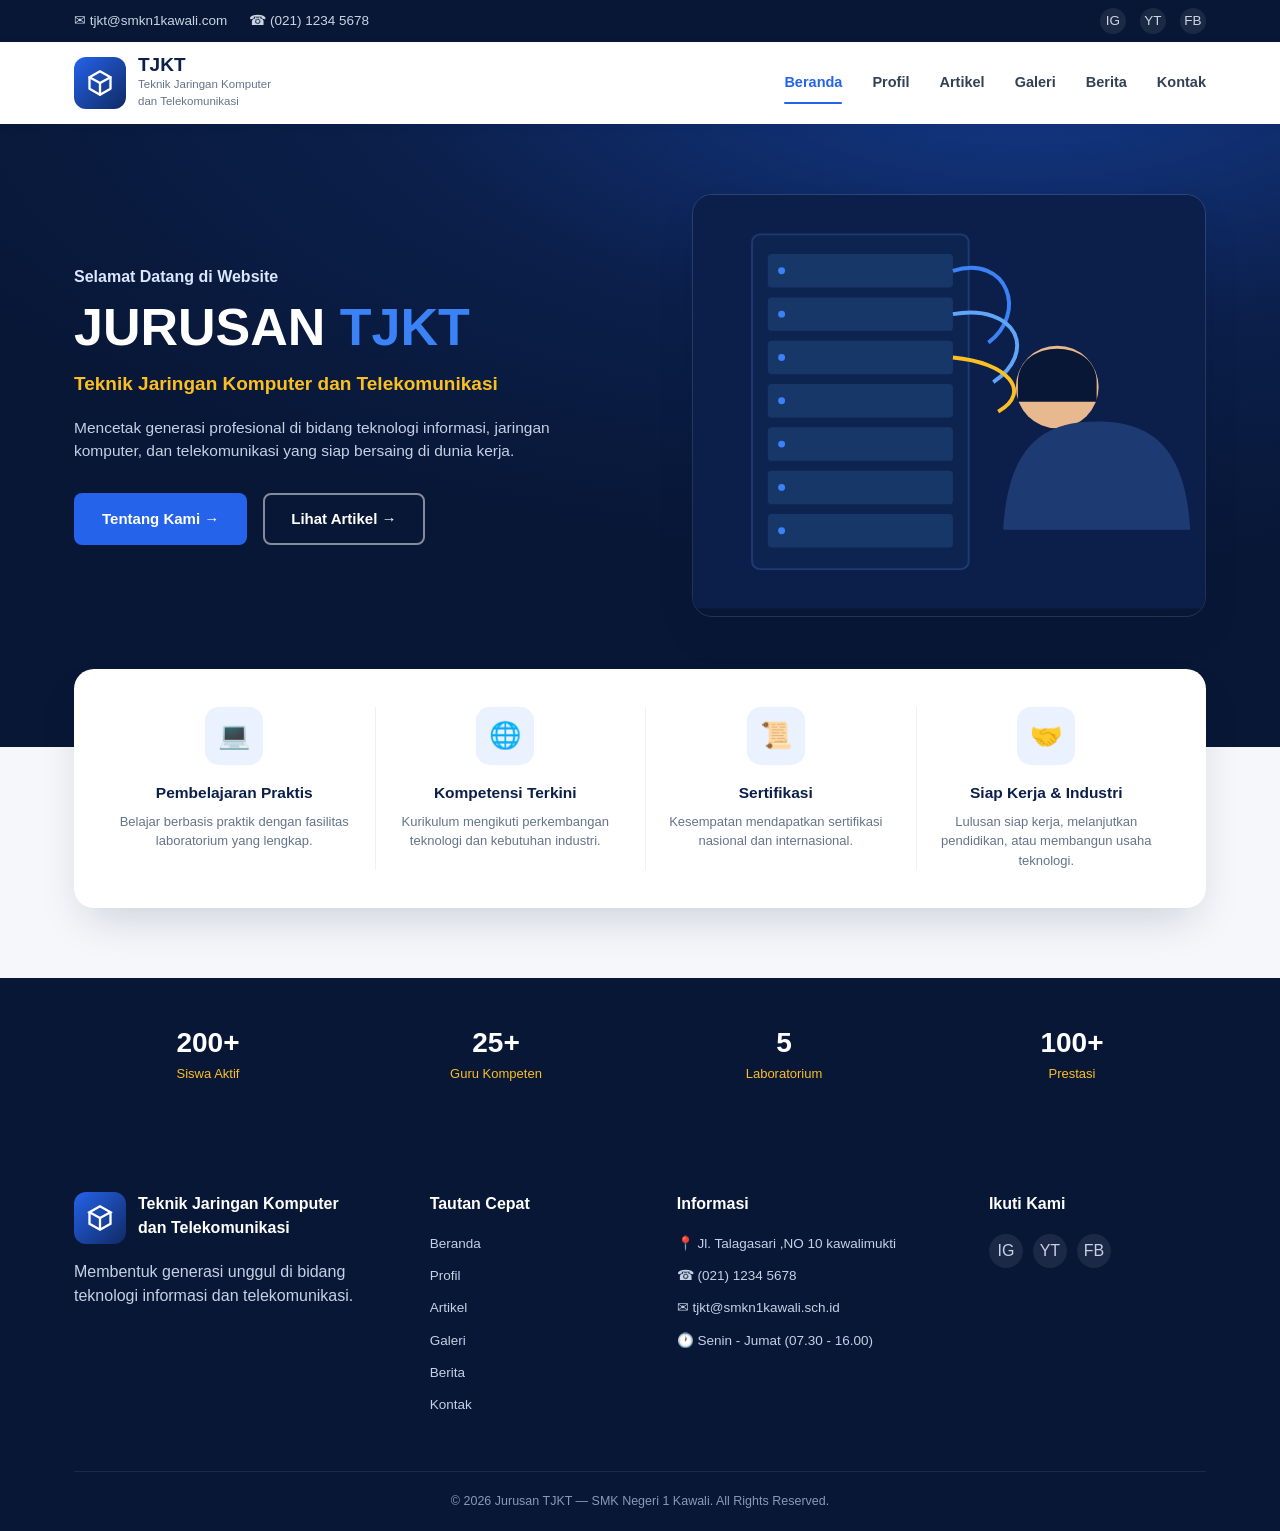
<file: index.html>
<!DOCTYPE html>
<html lang="id">

<head>
  <meta charset="UTF-8">
  <meta name="viewport" content="width=device-width, initial-scale=1.0">

  <title>Jurusan TJKT - SMK Negeri 1 Kawali</title>

  <link rel="stylesheet" href="style.css">
</head>

<body>

<!-- TOPBAR -->
<div class="topbar">

  <div class="container">

    <div class="topbar-left">
      <span>✉ tjkt@smkn1kawali.com</span>
      <span>☎ (021) 1234 5678</span>
    </div>

    <div class="topbar-social">
      <a href="https://www.instagram.com/tkj_k_one/">IG</a>
      <a href="https://www.youtube.com/@tkjsmkn1kawali495">YT</a>
       <a href="https://www.facebook.com/p/TKJ-SMK-Negeri-1-Kawali-100064176391201/">FB</a>
    </div>

  </div>

</div>


<!-- NAVBAR -->
<header class="main-nav">

  <div class="container">

    <a href="index.html" class="brand">

      <div class="brand-logo">
        <svg viewBox="0 0 24 24" fill="none"
          stroke-width="2"
          stroke-linecap="round"
          stroke-linejoin="round">

          <path d="M12 2 3 7l9 5 9-5-9-5z"/>
          <path d="M3 7v10l9 5 9-5V7"/>
          <path d="M12 12v10"/>

        </svg>
      </div>

      <div class="brand-text">

        <div class="title">TJKT</div>

        <div class="sub">
          Teknik Jaringan Komputer<br>
          dan Telekomunikasi
        </div>

      </div>

    </a>


    <nav class="links">

      <a href="index.html" class="nav-link active">
        Beranda
      </a>

      <a href="profil.html" class="nav-link">
        Profil
      </a>

      <a href="artikel.html" class="nav-link">
        Artikel
      </a>

      <a href="galeri.html" class="nav-link">
        Galeri
      </a>

      <a href="berita.html" class="nav-link">
        Berita
      </a>

      <a href="kontak.html" class="nav-link">
        Kontak
      </a>

    </nav>


    

  </div>

</header>


<!-- HERO -->
<section class="hero">

  <div class="container">

    <div class="hero-copy">

      <div class="kicker">
        Selamat Datang di Website
      </div>

      <h1>
        JURUSAN <span>TJKT</span>
      </h1>

      <div class="tagline">
        Teknik Jaringan Komputer dan Telekomunikasi
      </div>

      <p class="desc">
        Mencetak generasi profesional di bidang teknologi
        informasi, jaringan komputer, dan telekomunikasi
        yang siap bersaing di dunia kerja.
      </p>

      <div class="hero-actions">

        <a href="profil.html" class="btn btn-primary">
          Tentang Kami →
        </a>

        <a href="artikel.html" class="btn btn-outline">
          Lihat Artikel →
        </a>

      </div>

    </div>


    <div class="hero-visual">

      <div class="frame">

        <svg viewBox="0 0 520 420"
          xmlns="http://www.w3.org/2000/svg">

          <rect width="520"
            height="420"
            fill="#0b1f4a"/>

          <rect x="60" y="40"
            width="220"
            height="340"
            rx="8"
            fill="#0e2450"
            stroke="#1e3a72"
            stroke-width="2"/>

          <g fill="#173768">

            <rect x="76" y="60"
              width="188"
              height="34"
              rx="4"/>

            <rect x="76" y="104"
              width="188"
              height="34"
              rx="4"/>

            <rect x="76" y="148"
              width="188"
              height="34"
              rx="4"/>

            <rect x="76" y="192"
              width="188"
              height="34"
              rx="4"/>

            <rect x="76" y="236"
              width="188"
              height="34"
              rx="4"/>

            <rect x="76" y="280"
              width="188"
              height="34"
              rx="4"/>

            <rect x="76" y="324"
              width="188"
              height="34"
              rx="4"/>

          </g>

          <g fill="#3b82f6">

            <circle cx="90" cy="77" r="3.5"/>
            <circle cx="90" cy="121" r="3.5"/>
            <circle cx="90" cy="165" r="3.5"/>
            <circle cx="90" cy="209" r="3.5"/>
            <circle cx="90" cy="253" r="3.5"/>
            <circle cx="90" cy="297" r="3.5"/>
            <circle cx="90" cy="341" r="3.5"/>

          </g>

          <path d="M264 77 C320 60 340 120 300 150"
            stroke="#3b82f6"
            stroke-width="4"
            fill="none"/>

          <path d="M264 121 C330 110 350 160 305 190"
            stroke="#60a5fa"
            stroke-width="4"
            fill="none"/>

          <path d="M264 165 C320 170 345 200 310 220"
            stroke="#fbbf24"
            stroke-width="4"
            fill="none"/>

          <circle cx="370"
            cy="195"
            r="42"
            fill="#e8b98f"/>

          <path d="M330 190c0-45 80-45 80 0v20h-80z"
            fill="#081736"/>

          <path d="M315 340c5-85 40-110 95-110s90 25 95 110z"
            fill="#1e3a72"/>

        </svg>

      </div>

    </div>

  </div>

</section>


<!-- FEATURES -->
<div class="container features-float">

  <div class="features-card">

    <div class="feature-item">

      <div class="feature-icon">💻</div>

      <h3>Pembelajaran Praktis</h3>

      <p>
        Belajar berbasis praktik dengan fasilitas
        laboratorium yang lengkap.
      </p>

    </div>


    <div class="feature-item">

      <div class="feature-icon">🌐</div>

      <h3>Kompetensi Terkini</h3>

      <p>
        Kurikulum mengikuti perkembangan teknologi
        dan kebutuhan industri.
      </p>

    </div>


    <div class="feature-item">

      <div class="feature-icon">📜</div>

      <h3>Sertifikasi</h3>

      <p>
        Kesempatan mendapatkan sertifikasi
        nasional dan internasional.
      </p>

    </div>


    <div class="feature-item">

      <div class="feature-icon">🤝</div>

      <h3>Siap Kerja & Industri</h3>

      <p>
        Lulusan siap kerja, melanjutkan pendidikan,
        atau membangun usaha teknologi.
      </p>

    </div>

  </div>

</div>


<!-- STATISTIK -->
<section class="stats">

  <div class="container">

    <div class="stat-item">
      <div>
        <div class="stat-num">200+</div>
        <div class="stat-label">Siswa Aktif</div>
      </div>
    </div>

    <div class="stat-item">
      <div>
        <div class="stat-num">25+</div>
        <div class="stat-label">Guru Kompeten</div>
      </div>
    </div>

    <div class="stat-item">
      <div>
        <div class="stat-num">5</div>
        <div class="stat-label">Laboratorium</div>
      </div>
    </div>

    <div class="stat-item">
      <div>
        <div class="stat-num">100+</div>
        <div class="stat-label">Prestasi</div>
      </div>
    </div>

  </div>

</section>


<!-- FOOTER -->
<footer>

  <div class="container">

    <div class="footer-grid">

      <div>

        <div class="footer-brand">

          <div class="brand-logo">
            <svg viewBox="0 0 24 24"
              fill="none"
              stroke="#fff"
              stroke-width="2">

              <path d="M12 2 3 7l9 5 9-5-9-5z"/>
              <path d="M3 7v10l9 5 9-5V7"/>
              <path d="M12 12v10"/>

            </svg>
          </div>

          <div class="title">
            Teknik Jaringan Komputer<br>
            dan Telekomunikasi
          </div>

        </div>

        <p>
          Membentuk generasi unggul di bidang teknologi
          informasi dan telekomunikasi.
        </p>

      </div>


      <div class="footer-col">

        <h4>Tautan Cepat</h4>

        <ul>

          <li><a href="index.html">Beranda</a></li>
          <li><a href="profil.html">Profil</a></li>
          <li><a href="artikel.html">Artikel</a></li>
          <li><a href="galeri.html">Galeri</a></li>
          <li><a href="berita.html">Berita</a></li>
          <li><a href="kontak.html">Kontak</a></li>

        </ul>

      </div>


      <div class="footer-col">

        <h4>Informasi</h4>

        <ul>

          <li>📍 Jl. Talagasari ,NO 10 kawalimukti</li>
          <li>☎ (021) 1234 5678</li>
          <li>✉ tjkt@smkn1kawali.sch.id</li>
          <li>🕐 Senin - Jumat (07.30 - 16.00)</li>

        </ul>

      </div>


      <div class="footer-col">

        <h4>Ikuti Kami</h4>

        <div class="footer-social">

          <a href="https://www.instagram.com/tkj_k_one/">IG</a>
          <a href="https://www.youtube.com/@tkjsmkn1kawali495">YT</a>
          <a href="https://www.facebook.com/p/TKJ-SMK-Negeri-1-Kawali-100064176391201/">FB</a>

        </div>

      </div>

    </div>


    <div class="footer-bottom">

      © 2026 Jurusan TJKT —
      SMK Negeri 1 Kawali.
      All Rights Reserved.

    </div>

  </div>

</footer>


<script>

const toggle = document.querySelector('.menu-toggle');
const nav = document.querySelector('nav.links');

toggle.addEventListener('click', () => {

  if (nav.style.display === 'flex') {

    nav.style.display = 'none';

  } else {

    nav.style.display = 'flex';
    nav.style.flexDirection = 'column';
    nav.style.position = 'absolute';
    nav.style.top = '82px';
    nav.style.left = '0';
    nav.style.right = '0';
    nav.style.background = '#fff';
    nav.style.padding = '20px 24px';
    nav.style.boxShadow =
      '0 10px 20px rgba(8,23,54,.1)';
    nav.style.gap = '18px';

  }

});

</script>

</body>
</html>
</file>
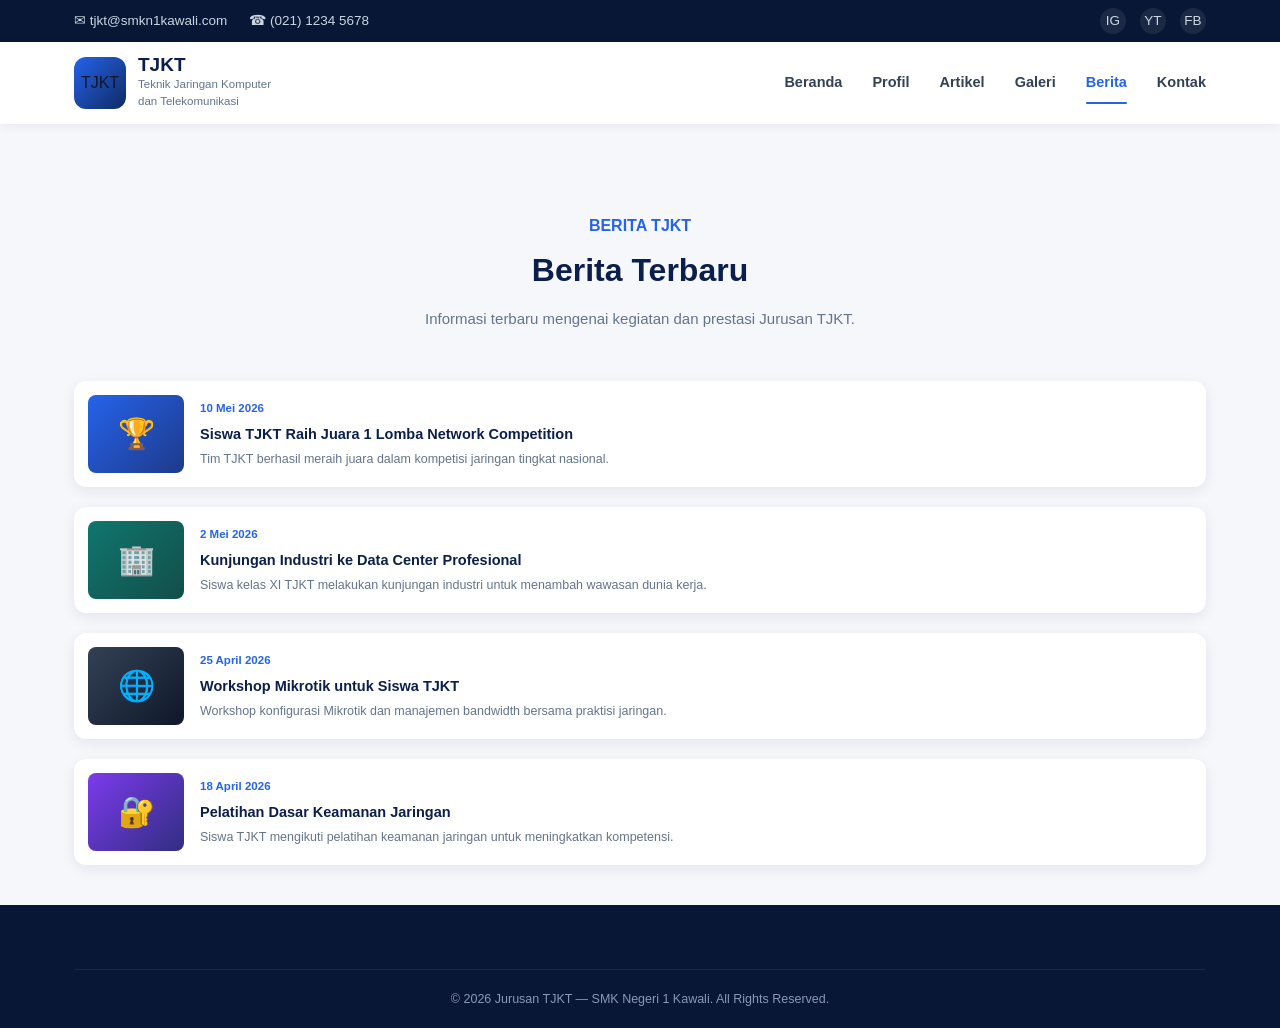
<file: berita.html>
<!DOCTYPE html>
<html lang="id">

<head>

  <meta charset="UTF-8">
  <meta name="viewport" content="width=device-width, initial-scale=1.0">

  <title>Berita TJKT - SMK Negeri 1 Kawali</title>

  <link rel="stylesheet" href="style.css">

</head>

<body>

<div class="topbar">

  <div class="container">

    <div class="topbar-left">

      <span>✉ tjkt@smkn1kawali.com</span>
      <span>☎ (021) 1234 5678</span>

    </div>

    <div class="topbar-social">

       <a href="https://www.instagram.com/tkj_k_one/">IG</a>
      <a href="https://www.youtube.com/@tkjsmkn1kawali495">YT</a>
       <a href="https://www.facebook.com/p/TKJ-SMK-Negeri-1-Kawali-100064176391201/">FB</a>

    </div>

  </div>

</div>


<header class="main-nav">

  <div class="container">

    <a href="index.html" class="brand">

      <div class="brand-logo">
        TJKT
      </div>

      <div class="brand-text">

        <div class="title">
          TJKT
        </div>

        <div class="sub">
          Teknik Jaringan Komputer<br>
          dan Telekomunikasi
        </div>

      </div>

    </a>


    <nav class="links">

      <a href="index.html" class="nav-link">
        Beranda
      </a>

      <a href="profil.html" class="nav-link">
        Profil
      </a>

      <a href="artikel.html" class="nav-link">
        Artikel
      </a>

      <a href="galeri.html" class="nav-link">
        Galeri
      </a>

      <a href="berita.html" class="nav-link active">
        Berita
      </a>

      <a href="kontak.html" class="nav-link">
        Kontak
      </a>

    </nav>


    

  </div>

</header>


<section class="section">

  <div class="container">

    <div class="section-head">

      <span class="eyebrow">
        BERITA TJKT
      </span>

      <h2>
        Berita Terbaru
      </h2>

      <p>
        Informasi terbaru mengenai kegiatan dan prestasi
        Jurusan TJKT.
      </p>

    </div>


    <div class="news-list">


      <div class="news-item">

        <div class="news-thumb article-blue">
          🏆
        </div>

        <div>

          <span class="news-date">
            10 Mei 2026
          </span>

          <h4>
            Siswa TJKT Raih Juara 1 Lomba Network Competition
          </h4>

          <p>
            Tim TJKT berhasil meraih juara dalam kompetisi
            jaringan tingkat nasional.
          </p>

        </div>

      </div>


      <div class="news-item">

        <div class="news-thumb article-green">
          🏢
        </div>

        <div>

          <span class="news-date">
            2 Mei 2026
          </span>

          <h4>
            Kunjungan Industri ke Data Center Profesional
          </h4>

          <p>
            Siswa kelas XI TJKT melakukan kunjungan industri
            untuk menambah wawasan dunia kerja.
          </p>

        </div>

      </div>


      <div class="news-item">

        <div class="news-thumb article-dark">
          🌐
        </div>

        <div>

          <span class="news-date">
            25 April 2026
          </span>

          <h4>
            Workshop Mikrotik untuk Siswa TJKT
          </h4>

          <p>
            Workshop konfigurasi Mikrotik dan manajemen
            bandwidth bersama praktisi jaringan.
          </p>

        </div>

      </div>


      <div class="news-item">

        <div class="news-thumb article-purple">
          🔐
        </div>

        <div>

          <span class="news-date">
            18 April 2026
          </span>

          <h4>
            Pelatihan Dasar Keamanan Jaringan
          </h4>

          <p>
            Siswa TJKT mengikuti pelatihan keamanan jaringan
            untuk meningkatkan kompetensi.
          </p>

        </div>

      </div>


    </div>

  </div>

</section>


<footer>

  <div class="container">

    <div class="footer-bottom">

      © 2026 Jurusan TJKT —
      SMK Negeri 1 Kawali.
      All Rights Reserved.

    </div>

  </div>

</footer>


<script>

const toggle = document.querySelector('.menu-toggle');
const nav = document.querySelector('nav.links');

toggle.addEventListener('click', () => {

  nav.style.display =
    nav.style.display === 'flex'
      ? 'none'
      : 'flex';

  nav.style.flexDirection = 'column';
  nav.style.position = 'absolute';
  nav.style.top = '82px';
  nav.style.left = '0';
  nav.style.right = '0';
  nav.style.background = '#fff';
  nav.style.padding = '20px 24px';
  nav.style.gap = '18px';

});

</script>

</body>
</html>
</file>
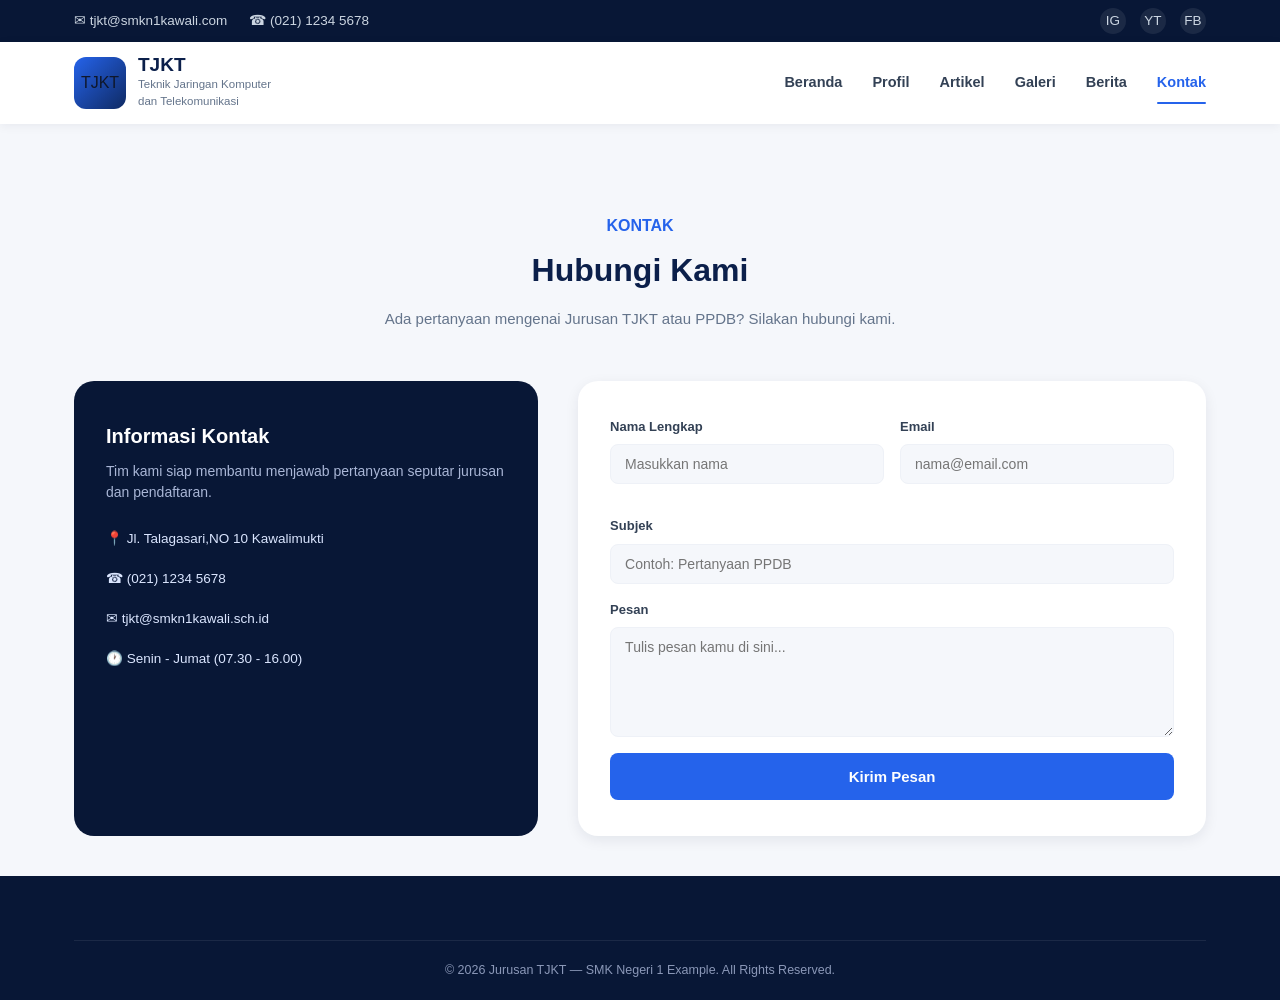
<file: kontak.html>
<!DOCTYPE html>
<html lang="id">

<head>

  <meta charset="UTF-8">
  <meta name="viewport" content="width=device-width, initial-scale=1.0">

  <title>Kontak TJKT - SMK Negeri 1 Kawali</title>

  <link rel="stylesheet" href="style.css">

</head>

<body>


<div class="topbar">

  <div class="container">

    <div class="topbar-left">

      <span>✉ tjkt@smkn1kawali.com</span>
      <span>☎ (021) 1234 5678</span>

    </div>

    <div class="topbar-social">

      <a href="https://www.instagram.com/tkj_k_one/">IG</a>
      <a href="https://www.youtube.com/@tkjsmkn1kawali495">YT</a>
       <a href="https://www.facebook.com/p/TKJ-SMK-Negeri-1-Kawali-100064176391201/">FB</a>

    </div>

  </div>

</div>


<header class="main-nav">

  <div class="container">

    <a href="index.html" class="brand">

      <div class="brand-logo">
        TJKT
      </div>

      <div class="brand-text">

        <div class="title">
          TJKT
        </div>

        <div class="sub">
          Teknik Jaringan Komputer<br>
          dan Telekomunikasi
        </div>

      </div>

    </a>


    <nav class="links">

      <a href="index.html" class="nav-link">
        Beranda
      </a>

      <a href="profil.html" class="nav-link">
        Profil
      </a>

      <a href="artikel.html" class="nav-link">
        Artikel
      </a>

      <a href="galeri.html" class="nav-link">
        Galeri
      </a>

      <a href="berita.html" class="nav-link">
        Berita
      </a>

      <a href="kontak.html" class="nav-link active">
        Kontak
      </a>

    </nav>


  

  </div>

</header>


<section class="section">

  <div class="container">

    <div class="section-head">

      <span class="eyebrow">
        KONTAK
      </span>

      <h2>
        Hubungi Kami
      </h2>

      <p>
        Ada pertanyaan mengenai Jurusan TJKT atau PPDB?
        Silakan hubungi kami.
      </p>

    </div>


    <div class="contact-wrap">


      <div class="contact-info-card">

        <h3>
          Informasi Kontak
        </h3>

        <p>
          Tim kami siap membantu menjawab pertanyaan
          seputar jurusan dan pendaftaran.
        </p>


        <ul>

          <li>
            📍 Jl. Talagasari,NO 10 Kawalimukti
          </li>

          <li>
            ☎ (021) 1234 5678
          </li>

          <li>
            ✉ tjkt@smkn1kawali.sch.id
          </li>

          <li>
            🕐 Senin - Jumat (07.30 - 16.00)
          </li>

        </ul>

      </div>


      <form class="contact-form" id="contactForm">

        <div class="form-row">

          <div class="form-group">

            <label for="name">
              Nama Lengkap
            </label>

            <input
              type="text"
              id="name"
              placeholder="Masukkan nama"
              required>

          </div>


          <div class="form-group">

            <label for="email">
              Email
            </label>

            <input
              type="email"
              id="email"
              placeholder="nama@email.com"
              required>

          </div>

        </div>


        <div class="form-group">

          <label for="subject">
            Subjek
          </label>

          <input
            type="text"
            id="subject"
            placeholder="Contoh: Pertanyaan PPDB">

        </div>


        <div class="form-group">

          <label for="message">
            Pesan
          </label>

          <textarea
            id="message"
            placeholder="Tulis pesan kamu di sini..."
            required></textarea>

        </div>


        <button
          type="submit"
          class="btn btn-primary">

          Kirim Pesan

        </button>

      </form>

    </div>

  </div>

</section>


<footer>

  <div class="container">

    <div class="footer-bottom">

      © 2026 Jurusan TJKT —
      SMK Negeri 1 Example.
      All Rights Reserved.

    </div>

  </div>

</footer>


<script>

const form =
  document.getElementById('contactForm');

form.addEventListener('submit', function(e) {

  e.preventDefault();

  const name =
    document.getElementById('name').value.trim();

  alert(
    'Terima kasih, ' +
    name +
    '! Pesan kamu sudah kami terima.'
  );

  form.reset();

});


const toggle =
  document.querySelector('.menu-toggle');

const nav =
  document.querySelector('nav.links');

toggle.addEventListener('click', () => {

  nav.style.display =
    nav.style.display === 'flex'
      ? 'none'
      : 'flex';

  nav.style.flexDirection = 'column';
  nav.style.position = 'absolute';
  nav.style.top = '82px';
  nav.style.left = '0';
  nav.style.right = '0';
  nav.style.background = '#fff';
  nav.style.padding = '20px 24px';
  nav.style.gap = '18px';

});

</script>

</body>
</html>
</file>
<file: style.css>
:root {
  --navy-950: #081736;
  --navy-900: #0b1f4a;
  --navy-800: #0f2a63;
  --blue-600: #1a56db;
  --blue-500: #2563eb;
  --blue-400: #3b82f6;
  --yellow-400: #fbbf24;
  --gray-50: #f5f7fb;
  --gray-100: #eef1f7;
  --gray-500: #64748b;
  --gray-700: #334155;
  --gray-900: #0f172a;
  --radius: 14px;
  --shadow-lg: 0 20px 45px -12px rgba(8, 23, 54, .18);
  --shadow-sm: 0 4px 14px rgba(8, 23, 54, .08);
}

* {
  box-sizing: border-box;
  margin: 0;
  padding: 0;
}

html {
  scroll-behavior: smooth;
}

body {
  font-family: 'Segoe UI', Arial, sans-serif;
  color: var(--gray-900);
  background: var(--gray-50);
  line-height: 1.5;
}

img {
  max-width: 100%;
  display: block;
}

a {
  text-decoration: none;
  color: inherit;
}

ul {
  list-style: none;
}

.container {
  max-width: 1180px;
  margin: auto;
  padding: 0 24px;
}

section[id] {
  scroll-margin-top: 96px;
}

/* BUTTON */

.btn {
  display: inline-flex;
  align-items: center;
  justify-content: center;
  gap: 8px;
  padding: 13px 26px;
  border-radius: 8px;
  font-weight: 600;
  font-size: 15px;
  border: 2px solid transparent;
  cursor: pointer;
  transition: .2s ease;
}

.btn-primary {
  background: var(--blue-500);
  color: white;
}

.btn-primary:hover {
  background: var(--blue-600);
  transform: translateY(-1px);
}

.btn-outline {
  border-color: rgba(255,255,255,.5);
  color: white;
}

.btn-outline:hover {
  background: rgba(255,255,255,.1);
  border-color: white;
}

.eyebrow {
  color: var(--blue-500);
  font-weight: 700;
}

/* TOPBAR */

.topbar {
  background: var(--navy-950);
  color: #cbd5e1;
  font-size: 13.5px;
}

.topbar .container {
  display: flex;
  justify-content: space-between;
  align-items: center;
  height: 42px;
}

.topbar-left {
  display: flex;
  gap: 22px;
}

.topbar-left span {
  display: flex;
  align-items: center;
  gap: 6px;
}

.topbar-social {
  display: flex;
  gap: 14px;
}

.topbar-social a {
  width: 26px;
  height: 26px;
  border-radius: 50%;
  background: rgba(255,255,255,.08);
  display: flex;
  align-items: center;
  justify-content: center;
  transition: .2s;
}

.topbar-social a:hover {
  background: var(--blue-500);
}

/* NAVBAR */

header.main-nav {
  background: white;
  box-shadow: 0 2px 10px rgba(8,23,54,.06);
  position: sticky;
  top: 0;
  z-index: 100;
}

header.main-nav .container {
  display: flex;
  align-items: center;
  justify-content: space-between;
  height: 82px;
}

.brand {
  display: flex;
  align-items: center;
  gap: 12px;
}

.brand-logo {
  width: 52px;
  height: 52px;
  border-radius: 12px;
  background: linear-gradient(
    135deg,
    var(--blue-500),
    var(--navy-800)
  );
  display: flex;
  align-items: center;
  justify-content: center;
  flex-shrink: 0;
}

.brand-logo svg {
  width: 28px;
  height: 28px;
  stroke: white;
}

.brand-text .title {
  font-weight: 800;
  font-size: 19px;
  color: var(--navy-900);
  line-height: 1.1;
}

.brand-text .sub {
  font-size: 11.5px;
  color: var(--gray-500);
}

nav.links {
  display: flex;
  align-items: center;
  gap: 30px;
}

nav.links a.nav-link {
  font-weight: 600;
  font-size: 14.5px;
  color: var(--gray-700);
  position: relative;
  padding: 6px 0;
}

nav.links a.nav-link.active,
nav.links a.nav-link:hover {
  color: var(--blue-500);
}

nav.links a.nav-link.active::after {
  content: '';
  position: absolute;
  left: 0;
  right: 0;
  bottom: -4px;
  height: 2px;
  background: var(--blue-500);
  border-radius: 2px;
}

.nav-right {
  display: flex;
  align-items: center;
  gap: 26px;
}

.menu-toggle {
  display: none;
  flex-direction: column;
  gap: 5px;
  cursor: pointer;
  background: none;
  border: none;
}

.menu-toggle span {
  width: 26px;
  height: 2.5px;
  background: var(--navy-900);
}

/* HERO */

.hero {
  position: relative;
  overflow: hidden;
  background: radial-gradient(
    1200px 500px at 80% -10%,
    #143a8c 0%,
    var(--navy-900) 55%,
    var(--navy-950) 100%
  );
  padding: 70px 0 130px;
}

.hero .container {
  position: relative;
  display: grid;
  grid-template-columns: 1.05fr .95fr;
  gap: 50px;
  align-items: center;
}

.hero-copy .kicker {
  color: #dbe6ff;
  font-weight: 600;
  font-size: 16px;
  margin-bottom: 10px;
}

.hero-copy h1 {
  font-size: 52px;
  font-weight: 900;
  color: white;
  line-height: 1.08;
}

.hero-copy h1 span {
  color: var(--blue-400);
}

.hero-copy .tagline {
  color: var(--yellow-400);
  font-weight: 700;
  font-size: 19px;
  margin: 14px 0 18px;
}

.hero-copy .desc {
  color: #c6d0e6;
  font-size: 15.5px;
  max-width: 480px;
  margin-bottom: 30px;
}

.hero-actions {
  display: flex;
  gap: 16px;
  flex-wrap: wrap;
}

.hero-visual .frame {
  border-radius: 20px;
  overflow: hidden;
  box-shadow: var(--shadow-lg);
  border: 1px solid rgba(255,255,255,.12);
}

.hero-visual svg {
  width: 100%;
}

/* FEATURES */

.features-float {
  position: relative;
  z-index: 5;
  margin-top: -78px;
}

.features-card {
  background: white;
  border-radius: 20px;
  box-shadow: var(--shadow-lg);
  padding: 38px 30px;
  display: grid;
  grid-template-columns: repeat(4,1fr);
  gap: 10px;
}

.feature-item {
  text-align: center;
  padding: 0 12px;
}

.feature-item + .feature-item {
  border-left: 1px solid var(--gray-100);
}

.feature-icon {
  width: 58px;
  height: 58px;
  border-radius: 14px;
  background: #eaf1ff;
  display: flex;
  align-items: center;
  justify-content: center;
  margin: auto auto 16px;
  font-size: 26px;
}

.feature-item h3 {
  font-size: 15.5px;
  color: var(--navy-900);
  margin-bottom: 8px;
}

.feature-item p {
  font-size: 13px;
  color: var(--gray-500);
}

/* SECTION */

.section {
  padding: 90px 0 40px;
}

.section-head {
  text-align: center;
  max-width: 680px;
  margin: auto auto 50px;
}

.section-head h2 {
  font-size: 32px;
  color: var(--navy-900);
  margin: 8px 0 14px;
}

.section-head p {
  color: var(--gray-500);
  font-size: 15px;
}

/* PROFILE */

.profile-wrap {
  display: grid;
  grid-template-columns: .9fr 1.1fr;
  gap: 56px;
  align-items: center;
}

.profile-visual svg {
  width: 100%;
  border-radius: 20px;
  box-shadow: var(--shadow-lg);
}

.profile-copy h2 {
  font-size: 30px;
  color: var(--navy-900);
  margin-bottom: 16px;
}

.profile-copy > p {
  color: var(--gray-500);
  font-size: 15px;
  margin-bottom: 16px;
}

.vm-grid {
  display: grid;
  grid-template-columns: 1fr 1fr;
  gap: 18px;
  margin-top: 22px;
}

.vm-card {
  background: white;
  border-radius: 12px;
  padding: 22px;
  box-shadow: var(--shadow-sm);
}

.vm-icon {
  width: 42px;
  height: 42px;
  border-radius: 10px;
  background: #eaf1ff;
  display: flex;
  align-items: center;
  justify-content: center;
  margin-bottom: 14px;
}

.vm-card h4 {
  font-size: 15px;
  color: var(--navy-900);
  margin-bottom: 8px;
}

.vm-card p {
  font-size: 13px;
  color: var(--gray-500);
}

/* ARTICLE */

.article-grid {
  display: grid;
  grid-template-columns: repeat(3,1fr);
  gap: 24px;
}

.article-card {
  background: white;
  border-radius: var(--radius);
  overflow: hidden;
  box-shadow: var(--shadow-sm);
  transition: .25s ease;
  display: flex;
  flex-direction: column;
}

.article-card:hover {
  transform: translateY(-7px);
  box-shadow: var(--shadow-lg);
}

.article-image {
  height: 190px;
  display: flex;
  align-items: center;
  justify-content: center;
  font-size: 60px;
}

.article-blue {
  background: linear-gradient(135deg,#2563eb,#1e3a8a);
}

.article-green {
  background: linear-gradient(135deg,#0f766e,#134e4a);
}

.article-purple {
  background: linear-gradient(135deg,#7c3aed,#312e81);
}

.article-orange {
  background: linear-gradient(135deg,#ea580c,#9a3412);
}

.article-dark {
  background: linear-gradient(135deg,#334155,#0f172a);
}

.article-cyan {
  background: linear-gradient(135deg,#0891b2,#164e63);
}

.article-body {
  padding: 24px 22px 22px;
  display: flex;
  flex-direction: column;
  flex: 1;
}

.article-meta {
  display: flex;
  justify-content: space-between;
  margin-bottom: 12px;
}

.article-meta span {
  color: var(--blue-500);
  font-size: 11px;
  font-weight: 800;
}

.article-meta time {
  color: var(--gray-500);
  font-size: 11.5px;
}

.article-body h3 {
  font-size: 17px;
  color: var(--navy-900);
  margin-bottom: 12px;
}

.article-body p {
  color: var(--gray-500);
  font-size: 13.5px;
  line-height: 1.65;
  margin-bottom: 20px;
}

.article-link {
  color: var(--blue-500);
  font-size: 13.5px;
  font-weight: 700;
  margin-top: auto;
}

/* STATS */

.stats {
  background: var(--navy-950);
  padding: 44px 0;
  margin-top: 70px;
}

.stats .container {
  display: grid;
  grid-template-columns: repeat(4,1fr);
  gap: 20px;
}

.stat-item {
  text-align: center;
}

.stat-num {
  font-size: 28px;
  font-weight: 800;
  color: white;
}

.stat-label {
  font-size: 13px;
  color: var(--yellow-400);
}

/* NEWS + GALLERY */

.split {
  padding: 90px 0;
  display: grid;
  grid-template-columns: 1.05fr 1.3fr;
  gap: 40px;
}

.panel-head {
  display: flex;
  justify-content: space-between;
  align-items: baseline;
  margin-bottom: 22px;
}

.panel-head h2 {
  font-size: 23px;
  color: var(--navy-900);
}

.panel-head a {
  color: var(--blue-500);
  font-size: 13.5px;
}

.news-list {
  display: flex;
  flex-direction: column;
  gap: 20px;
}

.news-item {
  display: flex;
  gap: 16px;
  background: white;
  border-radius: 12px;
  padding: 14px;
  box-shadow: var(--shadow-sm);
}

.news-thumb {
  width: 96px;
  height: 78px;
  border-radius: 8px;
  flex-shrink: 0;
  display: flex;
  align-items: center;
  justify-content: center;
  font-size: 30px;
}

.news-date {
  font-size: 11.5px;
  color: var(--blue-500);
  font-weight: 600;
}

.news-item h4 {
  font-size: 14.5px;
  color: var(--navy-900);
  margin: 5px 0;
}

.news-item p {
  font-size: 12.5px;
  color: var(--gray-500);
}

.gallery-grid {
  display: grid;
  grid-template-columns: repeat(3,1fr);
  gap: 14px;
}

.gallery-item {
  border-radius: 12px;
  aspect-ratio: 4/3;
  display: flex;
  align-items: center;
  justify-content: center;
  font-size: 34px;
  box-shadow: var(--shadow-sm);
}

/* CONTACT */

.contact-wrap {
  display: grid;
  grid-template-columns: .85fr 1.15fr;
  gap: 40px;
}

.contact-info-card {
  background: var(--navy-950);
  border-radius: 20px;
  padding: 40px 32px;
  color: white;
}

.contact-info-card h3 {
  font-size: 20px;
  margin-bottom: 10px;
}

.contact-info-card > p {
  color: #a9b6d6;
  font-size: 14px;
  margin-bottom: 26px;
}

.contact-info-card ul {
  display: flex;
  flex-direction: column;
  gap: 20px;
}

.contact-info-card li {
  font-size: 13.5px;
  color: #dbe6ff;
}

.contact-form {
  background: white;
  border-radius: 20px;
  padding: 36px 32px;
  box-shadow: var(--shadow-sm);
}

.form-row {
  display: grid;
  grid-template-columns: 1fr 1fr;
  gap: 16px;
  margin-bottom: 16px;
}

.form-group {
  display: flex;
  flex-direction: column;
  gap: 8px;
  margin-bottom: 16px;
}

.form-group label {
  font-size: 13px;
  font-weight: 600;
  color: var(--gray-700);
}

.form-group input,
.form-group textarea {
  border: 1.5px solid var(--gray-100);
  border-radius: 8px;
  padding: 11px 14px;
  font-size: 14px;
  font-family: inherit;
  outline: none;
  background: var(--gray-50);
}

.form-group input:focus,
.form-group textarea:focus {
  border-color: var(--blue-500);
  background: white;
}

.form-group textarea {
  resize: vertical;
  min-height: 110px;
}

.contact-form .btn {
  width: 100%;
}

/* FOOTER */

footer {
  background: var(--navy-950);
  color: #c6d0e6;
  padding-top: 64px;
}

.footer-grid {
  display: grid;
  grid-template-columns: 1.5fr 1fr 1.3fr 1fr;
  gap: 30px;
  padding-bottom: 44px;
}

.footer-brand {
  display: flex;
  gap: 12px;
  margin-bottom: 16px;
}

.footer-brand .title {
  color: white;
  font-weight: 800;
  font-size: 16px;
}

.footer-col h4 {
  color: white;
  margin-bottom: 18px;
}

.footer-col ul li {
  margin-bottom: 12px;
  font-size: 13.5px;
}

.footer-col a:hover {
  color: var(--blue-400);
}

.footer-social {
  display: flex;
  gap: 10px;
}

.footer-social a {
  width: 34px;
  height: 34px;
  border-radius: 50%;
  background: rgba(255,255,255,.08);
  display: flex;
  align-items: center;
  justify-content: center;
}

.footer-bottom {
  border-top: 1px solid rgba(255,255,255,.08);
  padding: 20px 0;
  text-align: center;
  font-size: 12.5px;
  color: #8b98b8;
}

/* RESPONSIVE */

@media(max-width:980px) {

  nav.links {
    display: none;
  }

  .menu-toggle {
    display: flex;
  }

  .hero .container,
  .profile-wrap,
  .contact-wrap,
  .split {
    grid-template-columns: 1fr;
  }

  .hero-visual,
  .profile-visual {
    order: -1;
  }

  .article-grid {
    grid-template-columns: repeat(2,1fr);
  }

  .stats .container {
    grid-template-columns: repeat(2,1fr);
  }

  .footer-grid {
    grid-template-columns: 1fr 1fr;
  }
}

@media(max-width:640px) {

  .topbar-left span:nth-child(2) {
    display: none;
  }

  .hero-copy h1 {
    font-size: 36px;
  }

  .features-card,
  .article-grid,
  .stats .container,
  .footer-grid,
  .vm-grid,
  .form-row {
    grid-template-columns: 1fr;
  }

  .feature-item + .feature-item {
    border-left: none;
  }

  .gallery-grid {
    grid-template-columns: 1fr 1fr;
  }

  .article-image {
    height: 170px;
  }
}
</file>
